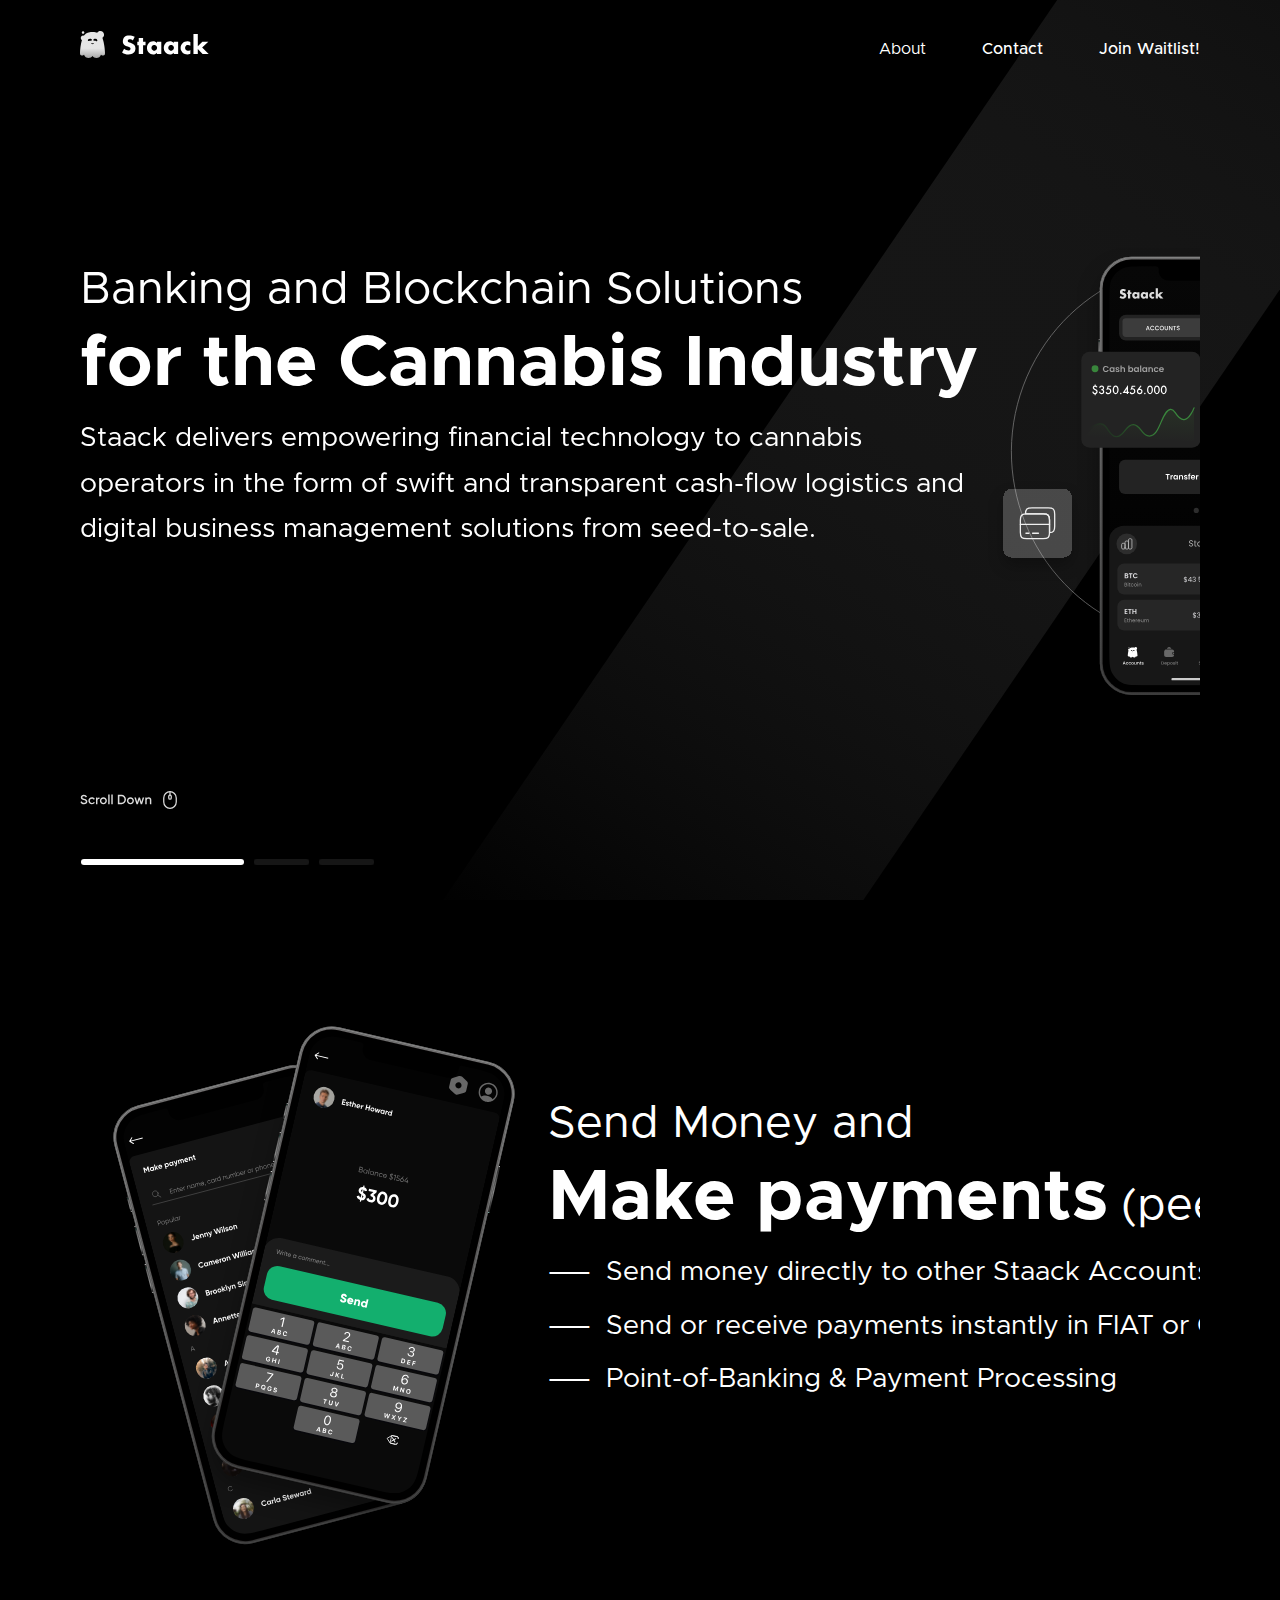
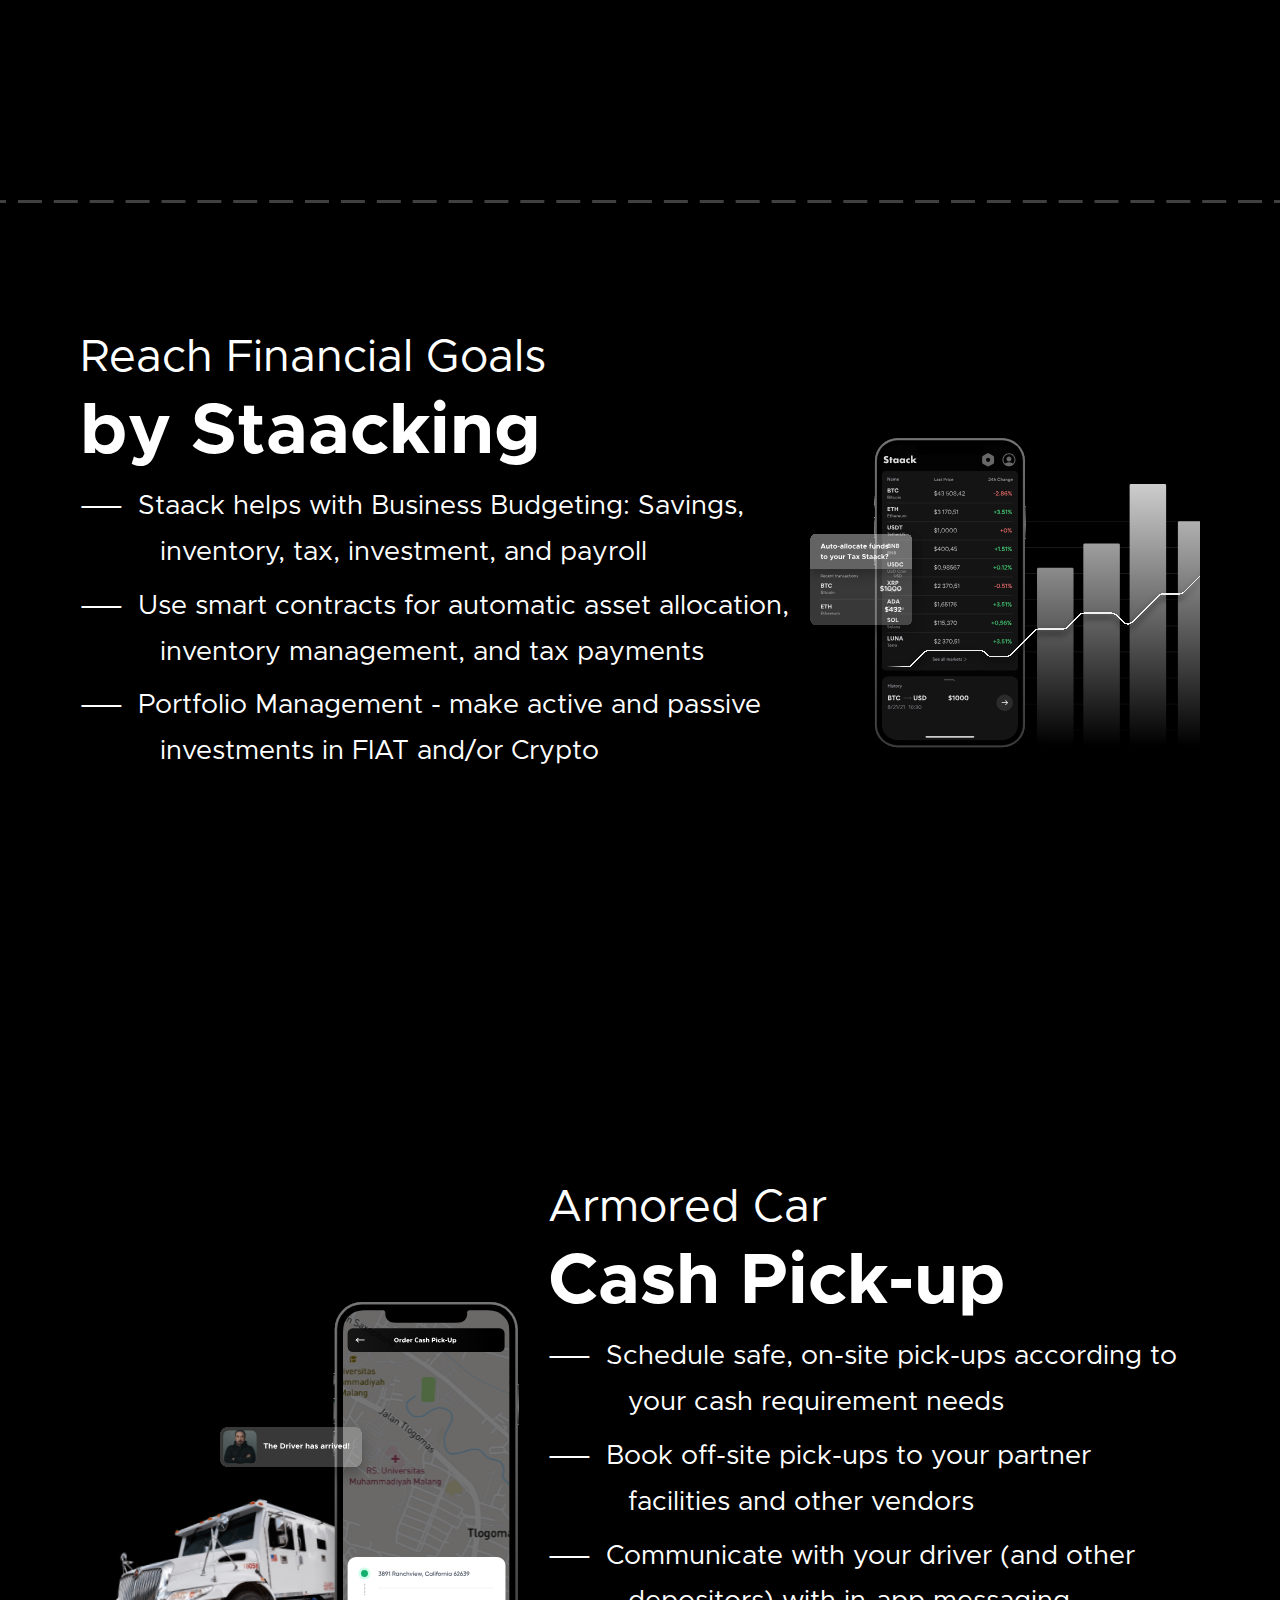
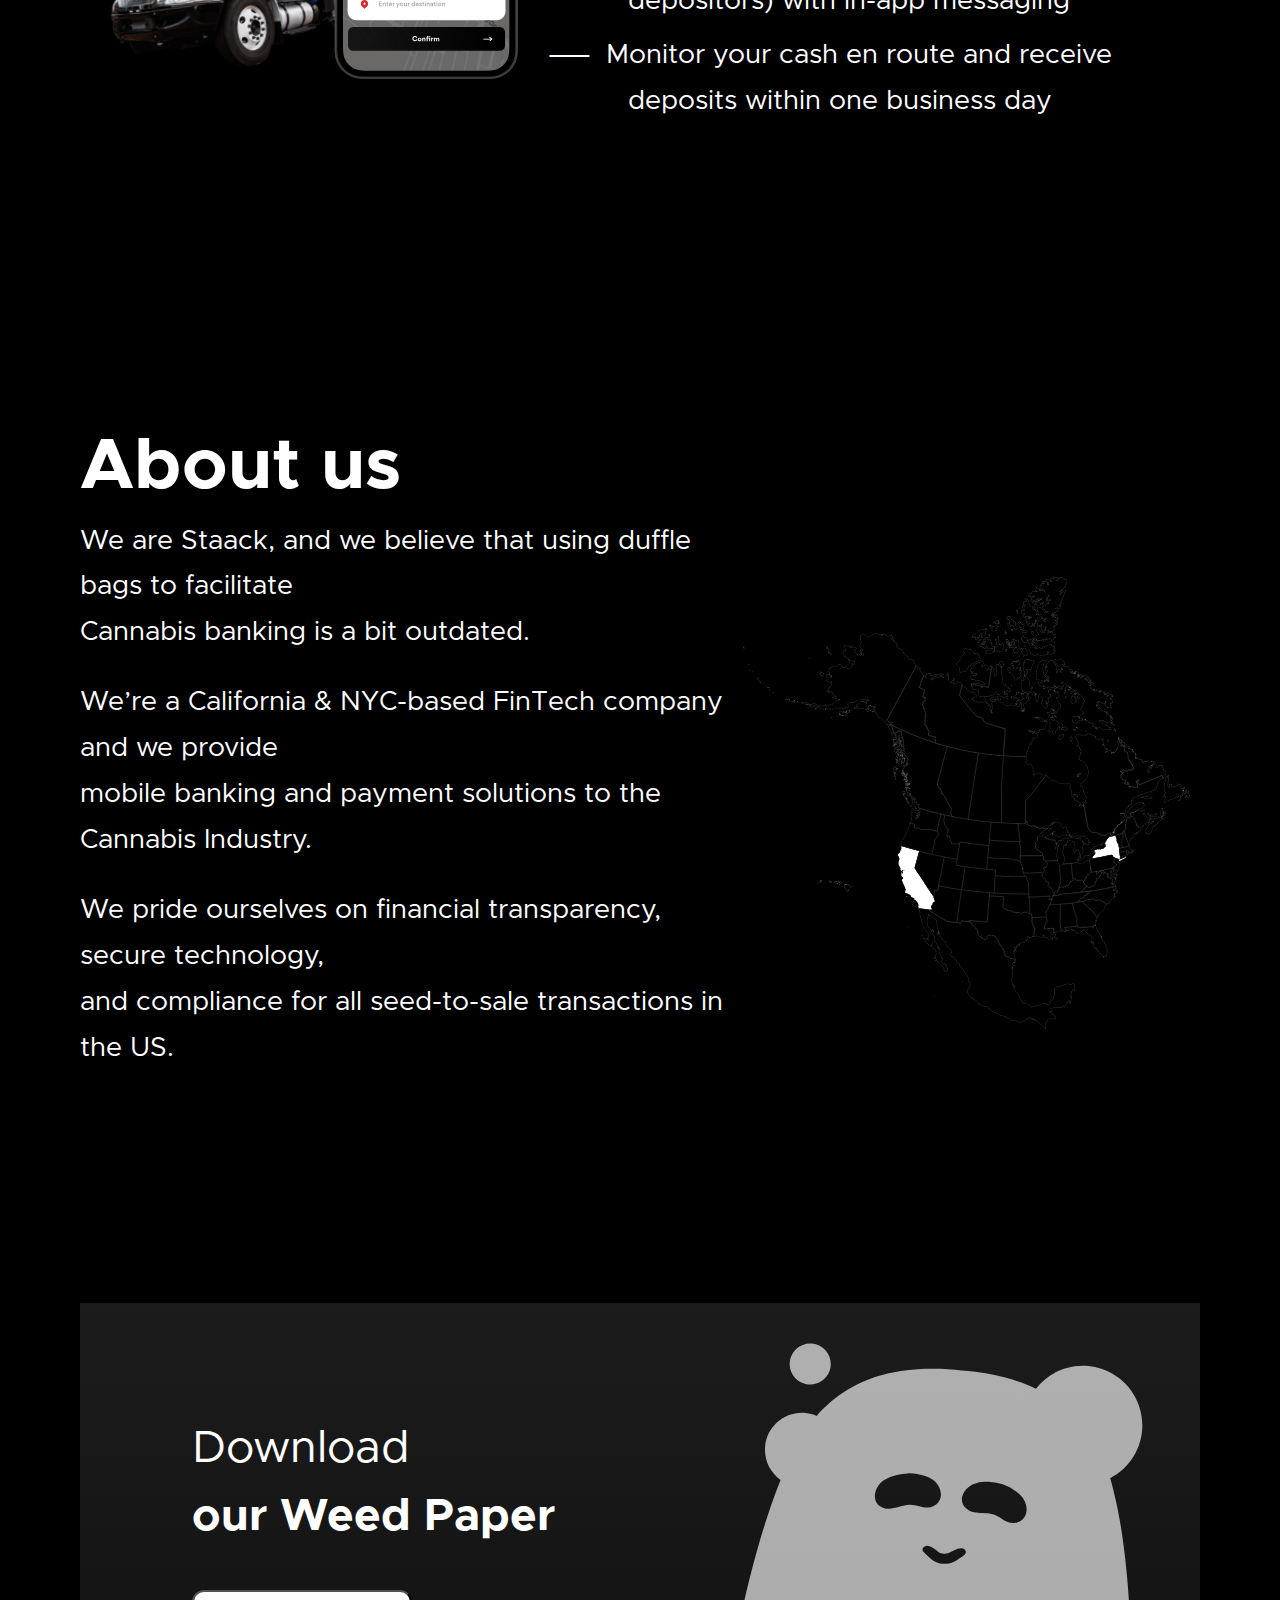
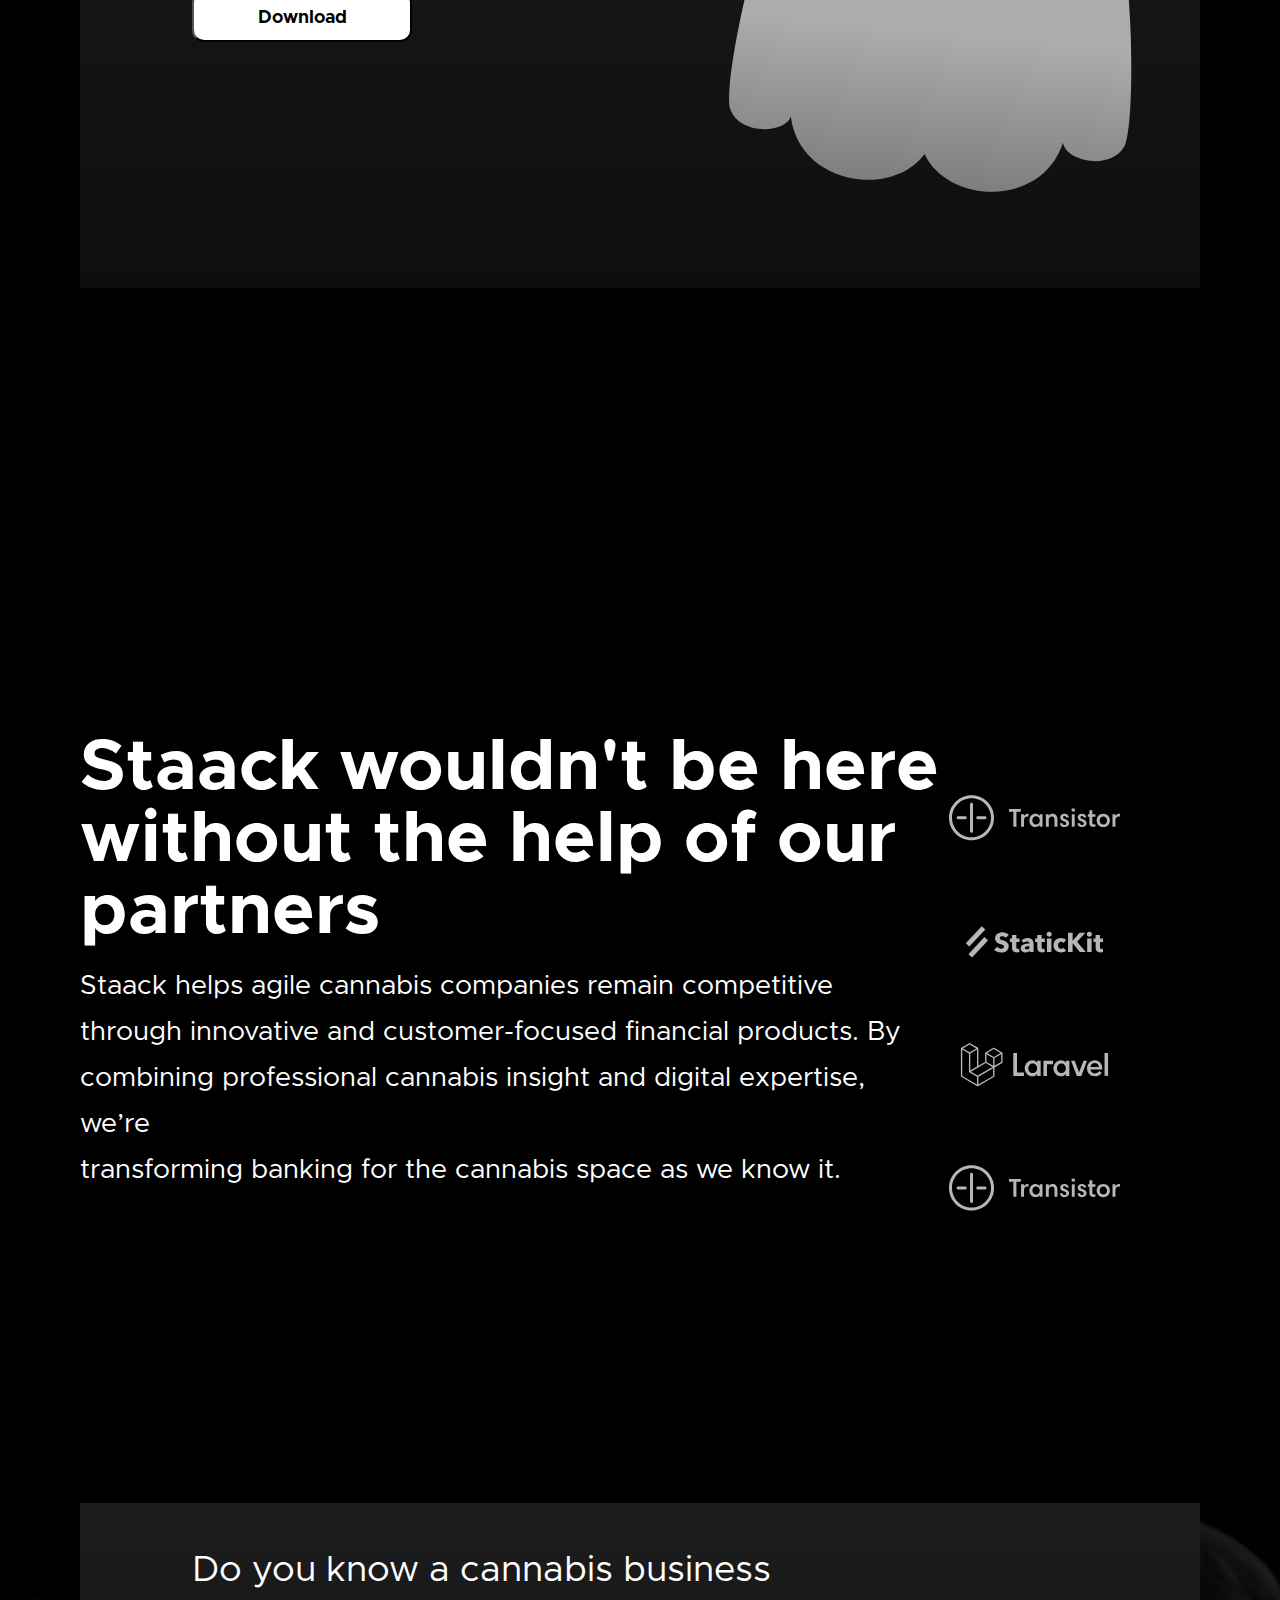
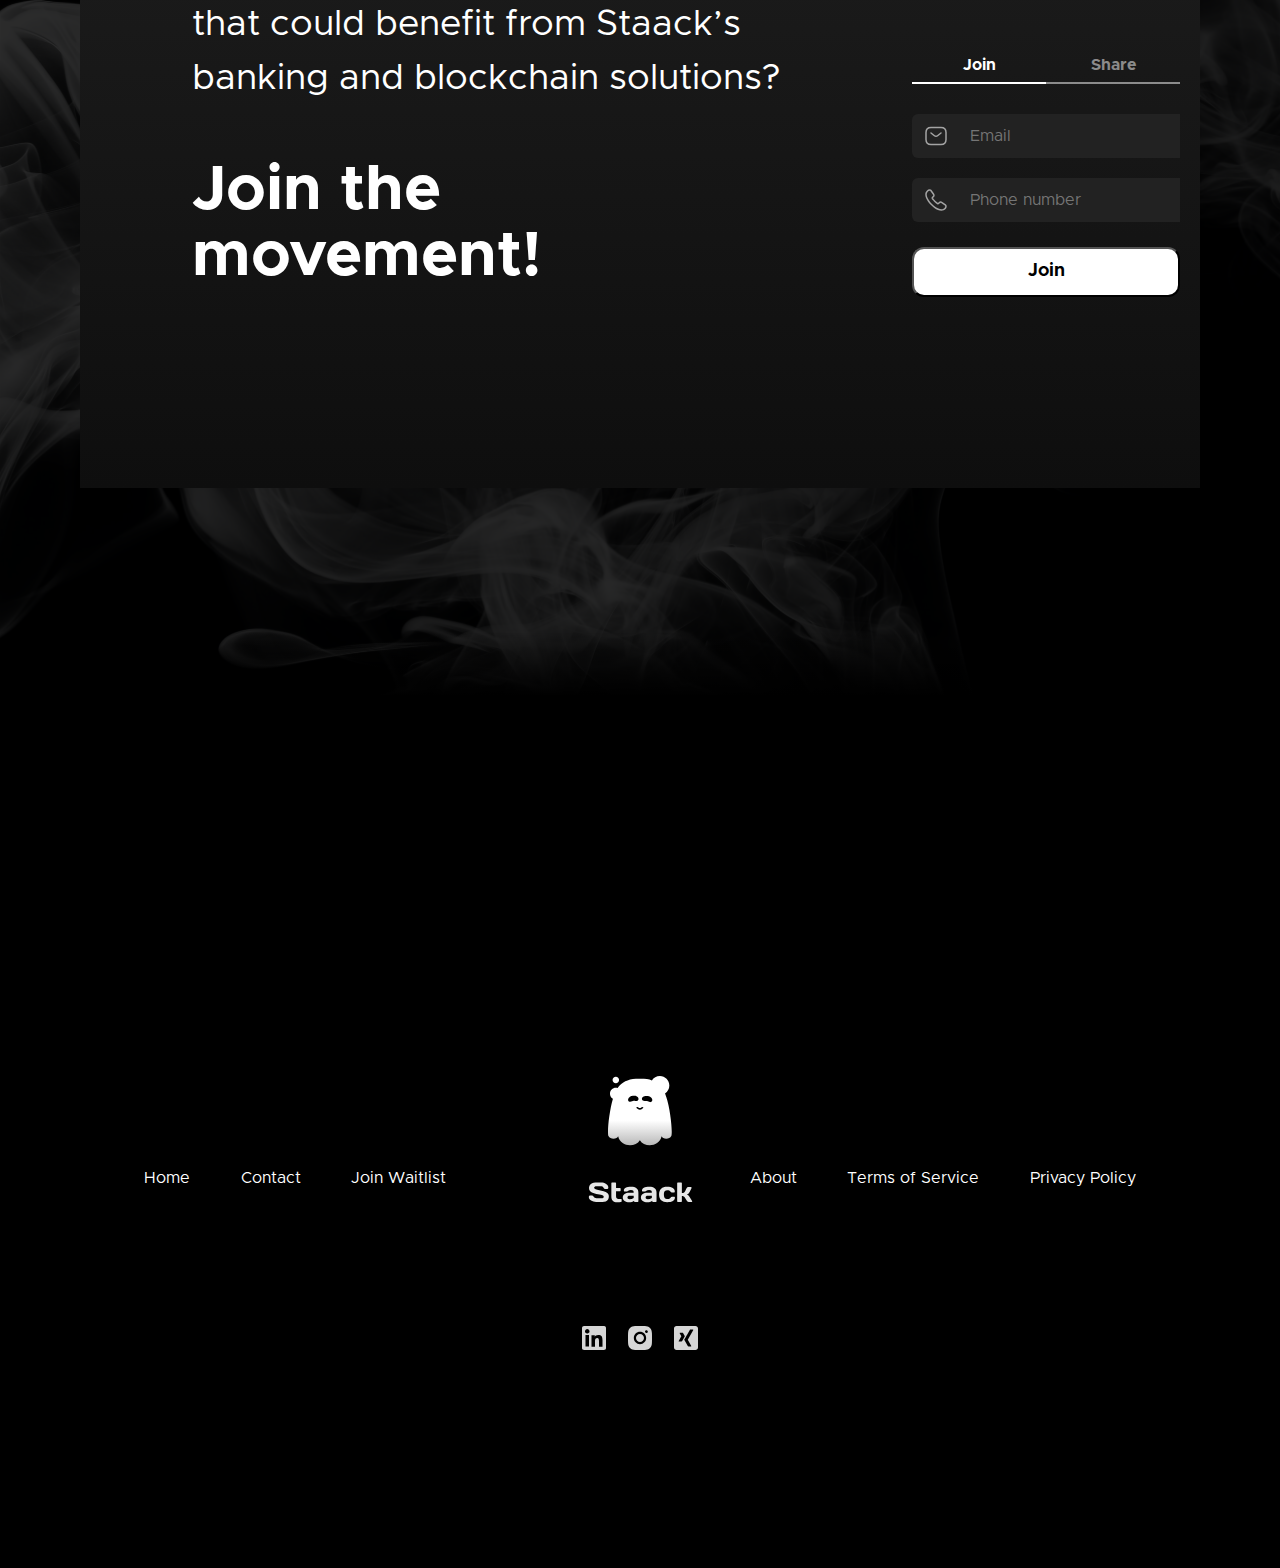
<file: index.html>
<!DOCTYPE html>
<html lang="ru">
<head>
    <meta charset="UTF-8">
    <meta name="viewport" content="width=device-width, initial-scale=1.0">
    <title>Staack</title>
    <link href="https://cdn.jsdelivr.net/npm/bootstrap@5.3.0/dist/css/bootstrap.min.css" rel="stylesheet">
    <style>
        

        @font-face {
            font-family: 'Metropolis Light';
            src: url('Metropolis-Light.otf');
            src: local('Metropolis Light'), local('Metropolis-Light'),
                url('Metropolis-Light.otf') format('opentype');
        }

        @font-face {
            font-family: 'Metropolis ExLight';
            src: url('Metropolis-ExtraLight.otf');
            src: local('Metropolis ExLight'), local('Metropolis-ExLight'),
                url('Metropolis-ExtraLight.otf') format('opentype');
        }

        @font-face {
            font-family: 'Metropolis Bold';
            src: url('Metropolis-Bold.otf');
            src: local('Metropolis Bold'), local('Metropolis-Bold'),
                url('Metropolis-Bold.otf') format('opentype');
        }

        @font-face {
            font-family: 'Metropolis Regular';
            src: url('Metropolis-Regular.otf');
            src: local('Metropolis Regular'), local('Metropolis-Regular'),
                url('Metropolis-Regular.otf') format('opentype');
        }

        @font-face {
            font-family: 'Metropolis Medium';
            src: url('Metropolis-Medium.otf');
            src: local('Metropolis Medium'), local('Metropolis-Medium'),
                url('Metropolis-Medium.otf') format('opentype');
        }

        body {
            margin: 0;
            padding: 0;
            background-color: black;
            font-family: 'Metropolis Regular', sans-serif;
            color: white;
            width: 100vw;
            overflow-x: hidden;
            white-space: nowrap;
            
        }
        header {
            height: 10vh;
            margin: 0 80px;
            padding: 20px 0;
        }
        header img {
            height: 32px;
        }
        header div {
            height: 16px;
            width: 321px;
            gap: 56px;
        }
        header div p {
            color: white;
            font-family: 'Metropolis ExLight', sans-serif;
            font-size: 16px;
        }
        header div p:last-of-type {
            font-family: 'Metropolis Medium', sans-serif;
        }
        section {
            margin: 0 80px;
            display: flex;
            justify-content: center;
            align-items: center;
            height: (100vh - 10%);
            overflow: hidden;
        }
        section div {
            height: 70%;
            margin-top: -80px;
            width: auto;
            white-space: nowrap;
        }
        span {
            font-size: 3vh;
            line-height: 1.7;
            white-space: wrap;
        }
        section img {
            width: 40%;
            margin-left: 0;
        }
        
        section div p {
            line-height: 1;
            font-size: 5vh;
        }
        section:nth-of-type(2) div p {
            line-height: 1;
            font-size: 8vh;
        }
        b {
            font-size: 8vh;
            font-family: 'Metropolis Bold', sans-serif;
        }
        li span {
            letter-spacing: -5px;
            width: 30px;
            margin-right: 20px;
            font-family: 'Metropolis Regular', sans-serif;
            font-size: 3vh;

        }
        ul {
            list-style-type: none;
            padding: 0;
            font-size: 3vh;
        }
        li {
            margin: 8px 0;
        }
        .rect {
            display: block;
            position: absolute;
            z-index: -1;
            top: 0;
            right: 0;
            height: 100%;
        }
        .phone {
            margin: 40px 10px;
            height: 80vh;
        }
        #ind {
            margin: 5px;
            width: auto;
            height: 6px;
            border-radius: 10px;  
            background-color: #0E0E0E;     
        }
        .fix {
            width: 295px;
            position: absolute;
            left: 80px;
            bottom: 0;
            margin: 20px 0;
        }
        .scroll {
            position: absolute;
            width: 100px;
            bottom: 0px;
            height: 20px;
            margin: 80px 0;
        }
        .carousel-item {
            overflow: hidden;
        }
        main {
            height: calc(100vh - 10%);
            overflow: hidden;
        }
        .slide, #Slider button {
            height: 90vh;
        }
        .punc {
            display: block;
        }
        hr {
            border: none;
            border-top: 3px dashed white;
            margin: 0;
            transform: scaleX(4);
        }   
        .grad {
            height: 65vh;
            width: calc(100vw - 160px);
            background: linear-gradient(to bottom, #1C1C1C, #0E0E0E);
        }
    </style>
</head>
<body>
    <img class="rect" src="images/rect.svg" alt="rect">
    <header id='home' class="d-flex align-items-center justify-content-between">
    <img src="images/s.svg" alt="background">
        <div class="d-flex flex-row justify-content-around">
            <a style='color: white; text-decoration: none;' href="#about"><p">About</p></a>
            <a style='color: white; text-decoration: none;' href="#contact"><p>Contact</p></a>
            <a style='color: white; text-decoration: none;' href="#join"><p class="font-weight-bold">Join Waitlist!</p></a>
        </div>
    </header>

<main style="height: 90vh;">
    <div id="Slider" class="carousel slide" data-bs-ride="carousel">
        <div class="carousel-inner">
            <div class="carousel-item  w-100 active">
                <section class="d-flex justify-content-between">
                    <div class="ms-0">
                        <div class="d-flex flex-column bot">
                            <img class='scroll' src="images/scroll.svg" alt="scroll">
                        </div>
                        <p>Banking and Blockchain Solutions<br></p>
                        <p><b>for the Cannabis Industry</b></p>
                        <span>Staack delivers empowering financial technology to cannabis<br> operators in the form of swift and transparent cash-flow logistics and<br> digital business management solutions from seed-to-sale.</span>
                    </div>
                    <img class="phone" src="images/phone1.svg" alt="phone">
                </section>
            </div>
            <div class="carousel-item">
                <section class="d-flex justify-content-between">
                    <div class="ms-0">
                        <p><b>Digital Banking</b></p>
                        <ul>
                            <li><span style="display: inline-block;">—— </span> Checking and Savings</li>
                            <li><span style="display: inline-block;">—— </span> Wire Transfers & ACH</li>
                            <li><span style="display: inline-block;">—— </span> Staack Debit Card (FIAT and Crypto)</li>
                            <li><span style="display: inline-block;">—— </span> KYC, Anti-Money-Laundering, and Advanced Fraud Protection</li>
                        </ul>
                    </div>
                    <img class="phone" src="images/phone2.svg" alt="phone">
                </section>
            </div>
            <div class="carousel-item">
                <section class="d-flex justify-content-between">
                    <div class="ms-0">
                        <p><b>On-and-Off</b></p>
                        <p><b>Chain Solutions</b></p>
                        <ul>
                            <li><span style="display: inline-block;">—— </span> Integration with Metrc for Seed-to-Sale Tracking and Compliance</li>
                            <li><span style="display: inline-block;">—— </span> Cash <-> FIAT <-> Crypto Conversion</li>
                            <li><span style="display: inline-block;">—— </span> Multi-currency Crypto Wallet</li>
                            <li><span style="display: inline-block;">—— </span> Transactionality in USD and multiple Stable and Crypto Currencies</li>
                        </ul>
                    </div>
                    <img class="phone" src="images/phone3.svg" alt="phone">
                </section>
            </div>
        </div>
        <div class="carousel-indicators fix">
            <img id='ind' src="images/active.svg" data-bs-target="#Slider" data-bs-slide-to="0" class="active">
            <img id='ind' src="images/inactive.svg" data-bs-target="#Slider" data-bs-slide-to="1">
            <img id='ind' src="images/inactive.svg" data-bs-target="#Slider" data-bs-slide-to="2">
        </div>
        <script>
            document.addEventListener('DOMContentLoaded', function() {
            const indicators = document.querySelectorAll('.carousel-indicators img');
            const carousel = document.querySelector('#Slider');
            const carouselInstance = new bootstrap.Carousel(carousel, {
            wrap: false
            });

            carousel.addEventListener('slide.bs.carousel', function(event) {
            indicators.forEach((indicator, index) => {
            if (index === event.to) {
                indicator.src = 'images/active.svg';
            } else {
                indicator.src = 'images/inactive.svg';
            }
            });
            });

            carousel.addEventListener('wheel', function(event) {
            event.preventDefault();
            if (event.deltaY < 0) {
            carouselInstance.prev();
            } else {
            carouselInstance.next();
            }
            });

            carousel.addEventListener('slid.bs.carousel', function(event) {
            if (event.to === indicators.length - 1) {
                carousel.removeEventListener('wheel', preventScroll);
            } else {
                carousel.addEventListener('wheel', preventScroll);
            }
            });

            
            });
        </script>
    </div>
</main>
<main style="height: 100vh;">
    
    <section class="d-flex justify-content-between">
        <img class="phone" src="images/phone4.svg" alt="phone">
        <div class="ms-0">
            <p>Send Money and<br></p>
            <p><b>Make payments</b> (peer-to-peer)</p>
            <ul>
                <li><span style="display: inline-block;">—— </span> Send money directly to other Staack Accounts with Nominal Fees</li>
                <li><span style="display: inline-block;">—— </span> Send or receive payments instantly in FIAT or Crypto</li>
                <li><span style="display: inline-block;">—— </span> Point-of-Banking & Payment Processing</li>
            </ul>
        </div>
        
    </section>
</main>
<div class='punc'>
<hr></hr>
<main style="height: 100vh;">
    
    <section class="d-flex justify-content-between">
       
        <div class="ms-0">
            <p>Reach Financial Goals<br></p>
            <p><b>by Staacking</b></p>
            <ul>
                <li><span style="display: inline-block;">—— </span> Staack helps with Business Budgeting: Savings, <br><span style="opacity: 0;">——— </span> inventory, tax, investment, and payroll</li>
                <li><span style="display: inline-block;">—— </span> Use smart contracts for automatic asset allocation, <br><span style="opacity: 0;">——— </span> inventory management, and tax payments</li>
                <li><span style="display: inline-block;">—— </span> Portfolio Management - make active and passive <br><span style="opacity: 0;">——— </span> investments in FIAT and/or Crypto</li>
            </ul>
        </div>
        <img class="phone" src="images/phone5.svg" alt="phone">
    </section>
</main>
<main style="height: 100vh;">
    
    <section class="d-flex justify-content-between">
        <img class="phone left" src="images/phone6.svg" alt="phone">
        <div class="ms-0" style="margin-right: 100px;">
            <p>Armored Car<br></p>
            <p><b>Cash Pick-up</b></p>
            <ul>
                <li><span style="display: inline-block;">—— </span> Schedule safe, on-site pick-ups according to<br><span style="opacity: 0;">——— </span> your cash requirement needs</li>
                <li><span style="display: inline-block;">—— </span> Book off-site pick-ups to your partner<br><span style="opacity: 0;">——— </span> facilities and other vendors</li>
                <li><span style="display: inline-block;">—— </span> Communicate with your driver (and other<br><span style="opacity: 0;">——— </span> depositors) with in-app messaging</li>
                <li><span style="display: inline-block;">—— </span> Monitor your cash en route and receive<br><span style="opacity: 0;">——— </span> deposits within one business day</li>
            </ul>
        </div>
        
    </section>
</main>
<main id='about' style="height: 100vh;">
    
    <section class="d-flex justify-content-between">
        
        <div class="ms-0">
            <p><b>About us</b></p>
            <span class="d-block mb-4">We are Staack, and we believe that using duffle bags to facilitate<br> Cannabis banking is a bit outdated.</span>
            <span class="d-block mb-4">We’re a California & NYC-based FinTech company and we provide<br> mobile banking and payment solutions to the Cannabis Industry.</span>
            <span class="d-block mb-4">We pride ourselves on financial transparency, secure technology,<br> and compliance for all seed-to-sale transactions in the US. </span>
        </div>
        <img class="phone" src="images/7.svg" alt="phone">
    </section>
</main>
<main id='contact' style="height: 100vh;">
    <section class="d-flex justify-content-center">
        <div style="margin: 0;" class="d-flex grad flex-row justify-content-between">
            <div style="margin: 0; padding: 10%;" class="d-flex flex-column justify-content-between align-items-start">
                
                <p style="margin: 0; line-height: 1.5;">Download<br>
                <b style="font-size: 5vh; margin: 0;">our Weed Paper</b></p>
                <button style="margin: 40px 0; padding: 24px 0; height: 50px; border-radius: 12px; width: 220px; background: white;"><h1 style="margin: -20px 0; padding: 12px; align-items: center; font-family: 'Metropolis Bold', sans-serif; font-size: 2vh;">Download</h1></button>
                
            </div>
            <img style="height: 50vh; margin: 40px; " src="images/bigghost.svg">
        </div>
        
    </section>
</main>
<main style="height: 100vh;">
    
    <section class="d-flex justify-content-between">
        
        <div class="ms-0">
            <p><b>Staack wouldn't be here<br>
                without the help of our<br>
                partners</b></p>
            <span>Staack helps agile cannabis companies remain competitive through innovative and customer-focused financial products. By combining professional cannabis insight and digital expertise, we’re<br> transforming banking for the cannabis space as we know it.</span>
            
        </div>
        <img class="phone" src="images/8.svg" alt="phone">
    </section>
</main>
<main id="join">
    <img style="width: 100vw; position: absolute; z-index: -1;" src="images/smoke.svg" alt="smoke">
    <section class="d-flex justify-content-between">
        
        <div style="margin: 0;" class="d-flex grad flex-row justify-content-between">
            <div style="margin: 0; padding: 10%;" class="d-flex flex-column justify-content-between align-items-start">
                
                <p style="font-size: 4vh; line-height: 1.5; margin: -8vh 0 0 0;">Do you know a cannabis business<br>
                     that could benefit from Staack’s<br>
                      banking and blockchain solutions?<br><br>
                <b style=" line-height: 1; font-size: 7vh; margin: 0;">Join the<br>
                movement!</b></p>
            </div>
            <div style="height: 50%; margin: 25vh auto;">
                <div style="height: auto" class="d-flex flex-row justify-content-center align-items-center">
                <label style="cursor: pointer; font-family: 'Metropolis Bold'; color: white; width: 50%; margin: 0 0 30px 0; padding: 5px 10px; border-bottom: 2px solid white; text-align: center;">Join
                
                </label> 
                <label style="cursor: pointer; font-family: 'Metropolis Bold'; color: rgba(255,255,255, 0.5);  margin: 0 0 30px 0; padding: 5px 10px; border-bottom: 2px solid rgba(255,255,255,0.5); width: 50%; text-align: center;">Share
                
                </label> 
            </div>
                <div style="height: auto; margin: 0;" class="input-group">
                    <span style="margin: 0; background: #222222; border: none;" class="input-group-text"><img class="w-100" src="images/sms.svg"></span>
                    <input style="margin: 0; padding: 10px; background: #222222; border: none;;" type="email" class="placeholder-bg-white border-0" placeholder="Email">
                </div>
                <div style="height: auto; margin: 20px 0;" class="input-group">
                    <span style="margin: 0; background: #222222; border: none;" class="input-group-text"><img class="w-100" src="images/call.svg"></span>
                    <input style="margin: 0; padding: 10px; background: #222222; border: none;;" type="email" class="placeholder-bg-white border-0" placeholder="Phone number">
                </div>
                <button style="margin: 5px 0; padding: 20px 0; border-radius: 12px; width: 100%; background: white;"><h1 style="margin: -20px 0; padding: 12px; align-items: center; font-family: 'Metropolis Bold', sans-serif; font-size: 2vh;">Join</h1></button>
            </div>
        </div>
    </section>
</main>
<footer style="width: 100vw; margin-top: 70vh; height: 50vh; background-color: black; position: relative; bottom: 0;">
    <div class="container-fluid">
        <div class="row justify-content-center">
            <div style="text-align: right" class="col-10 text-align-end">
                <div class="d-flex justify-content-around h-50 mt-5">
                    <a href="#home" class="nav-link">Home</a>
                    <a href="#contact" class="nav-link">Contact</a>
                    <a href="#join" class="nav-link">Join Waitlist</a>
                   <a></a><a></a><a></a><a></a><a></a>
                    <div style="position: absolute; margin-top: -10vh;" class="d-flex flex-column justify-content-center">
                    <img style="width: 5vw; margin: auto; margin-bottom: 4vh;" src="images/footghost.svg" alt="Logo">
                    <img src="images/Staack.svg" alt="Logo">
                </div>
                    <a href="#about" class="nav-link">About</a>
                    <a href="#" class="nav-link">Terms of Service</a>
                    <a href="#" class="nav-link">Privacy Policy</a>
                </div>
            </div>
        </div>
        <div style="margin: auto; width: 140px;" class="row d-flex justify-content-around">
            <div class="col-12 d-flex justify-content-between" style="margin-top: 15vh;">
                <a style="cursor: pointer"><img src="images/link.svg" href=# alt="link"></a>
                <a style="cursor: pointer"><img src="images/inst.svg" alt="link"></a>
                <a style="cursor: pointer"><img src="images/wha.svg" alt="link"></a>
            </div>
        </div>
        <div class="row justify-content-center mt-5">
            <div class="col-12 text-center">
                <a href="#" class="social"><i class="bi bi-linkedin"></i></a>
                <a href="#" class="social-link"><i class="bi bi-instagram"></i></a>
                <a href="#" class="social-link"><i class="bi bi-twitter"></i></a>
            </div>
        </div>
    </div>
</footer>
    <script src="https://cdn.jsdelivr.net/npm/@popperjs/core@2.11.8/dist/umd/popper.min.js"></script>
    <script src="https://cdn.jsdelivr.net/npm/bootstrap@5.3.0/dist/js/bootstrap.min.js"></script>
</html>
</file>
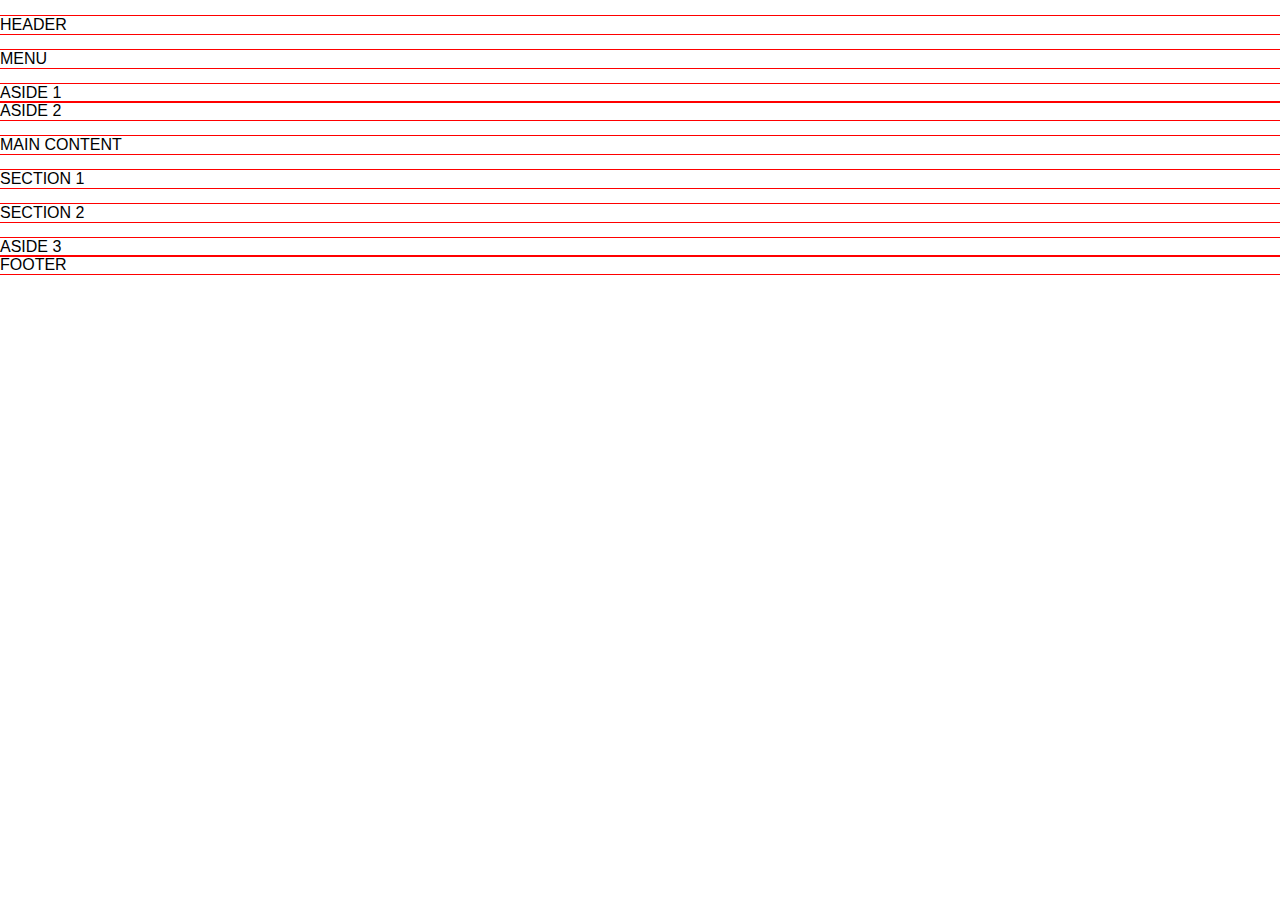
<file: task3.html>
<!DOCTYPE html>
<html lang="eng">
<head>
    <meta charset="UTF-8">
    <meta name="viewport" content="width=device-width, initial-scale=1.0">
    <title>Site</title>
    <link rel="stylesheet" href="style.css">
</head>
<body>
    <header><p>HEADER</p></header>

    <nav><p>MENU</p></nav>
    <div class='row'>
    <div class='column'>
    <aside>ASIDE 1</aside>
    <aside>ASIDE 2</aside>
    </div>

    <main><p>MAIN CONTENT</p>
        <section><p>SECTION 1</p></section>
        <section><p>SECTION 2</p></section>
    </main>
    <aside class="aside-right">ASIDE 3</aside>
    </div> 
    <footer>FOOTER</footer>
</body>
</html>
</file>
<file: style.css>
body {
margin: 0;
padding: 0;
box-sizing: border-box;
font-family: arial;
}
* {
outline: 1px solid red;
}
h1 {
display: block;
margin: 20px auto;
color: orange;
text-align: center;
font-size: 30px;
}
main {
width: 100%;
}
img {
display: block;
width: 100%;
}
.block {
display: inline-block;
margin: 1.5%;
width: 30%;
height: 100%;
}
.text {
position: relative;
top: -200px;
height: 200px;
background: rgba(125,125,125,0.7);
display: block;
}
</file>
